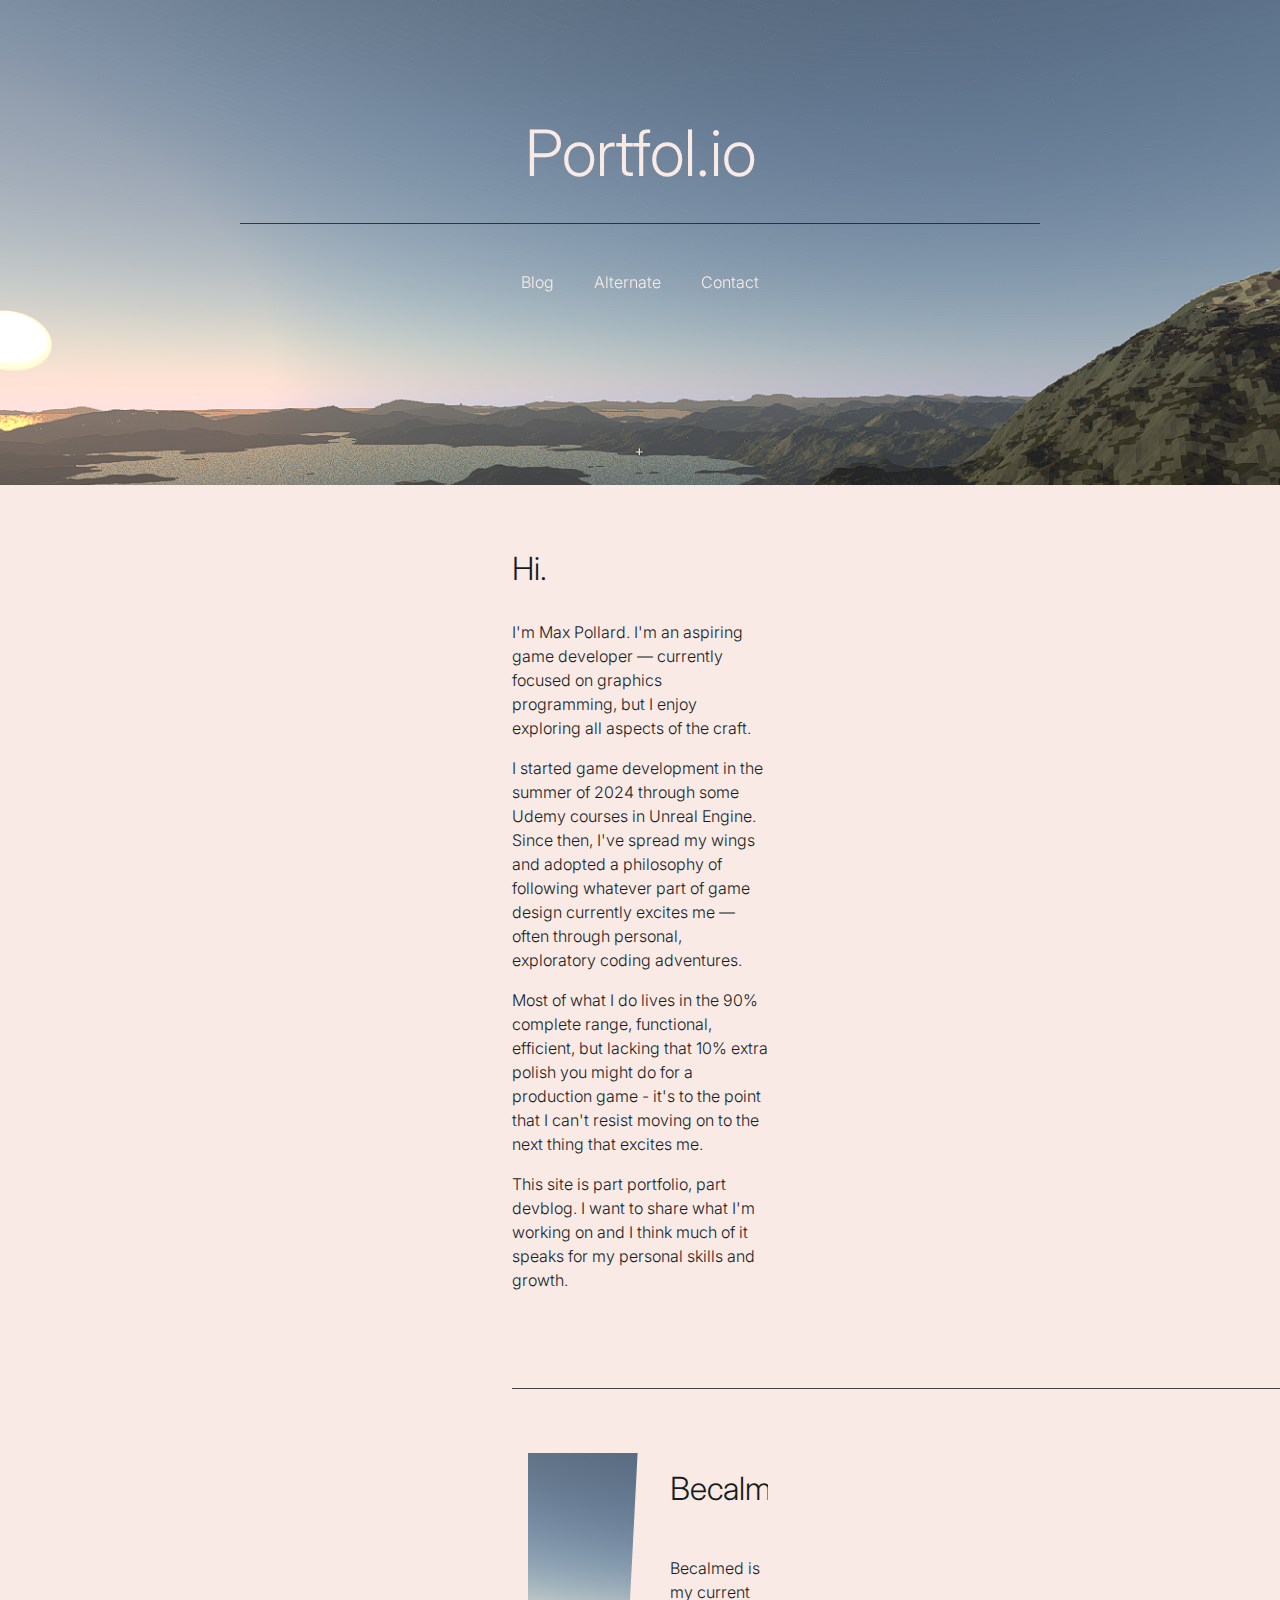
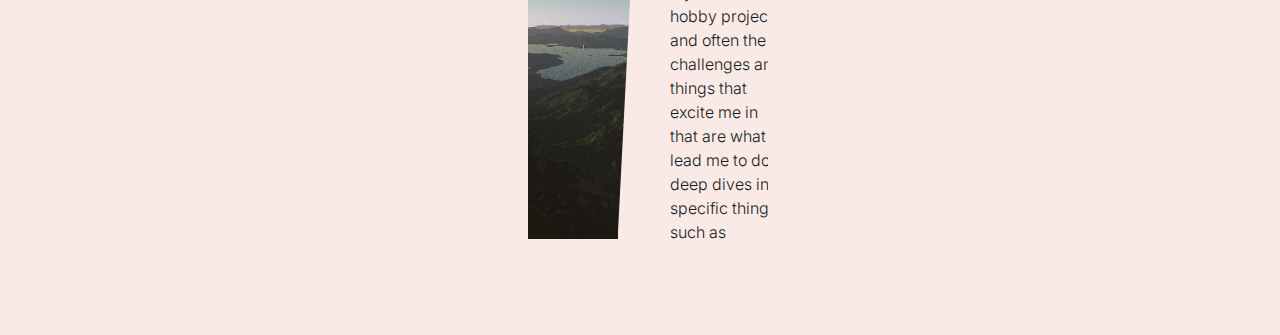
<file: index.html>
<!DOCTYPE html>
<html lang="en">
<head>
  <meta charset="UTF-8" />
  <meta name="viewport" content="width=device-width, initial-scale=1.0" />
  <title>Portfolio</title>
  <link href="https://fonts.googleapis.com/css2?family=Inter:wght@300;400;600;700&display=swap" rel="stylesheet">
  <link rel="stylesheet" href="main.css" />
</head>
<body>
  <div class="background_wrapper">
    <div class="hero" id="hero">
      <div class="title">Portfol.io</h1></div>
      <div class="divider"></div>
      <div class="hero_nav">
        <a href="blog.html">Blog</a>
        <a href="Articles/Shadows/shadows.html">Alternate</a>
        <a href="contact.html">Contact</a>
      </div>
    </div>
    <div class="content">
      <div class="container">
        <div class="intro">
          <h2>Hi.</h2>
          <p>I'm Max Pollard. I'm an aspiring game developer — currently focused on graphics programming, but I enjoy exploring all aspects of the craft.</p>
          <p>I started game development in the summer of 2024 through some Udemy courses in Unreal Engine. Since then, I've spread my wings and adopted a
            philosophy of following whatever part of game design currently excites me — often through personal, exploratory coding adventures.</p>
          <p>Most of what I do lives in the 90% complete range, functional, efficient, but lacking that 10% extra polish you might do for a production game - 
            it's to the point that I can't resist moving on to the next thing that excites me.
          </p>
          <p>This site is part portfolio, part devblog. I want to share what I'm working on and I think much of it speaks for my personal skills and growth.</p>
        </div>
        <div class="projects">
          <div class="divider"></div>
          <div class="card">
            <div class="card-media">
              <img src="background.png" alt="Preview">
            </div>
            <div class="card-box">
              <div class="card-info">
                <h2>Becalmed</h2>
                <p>Becalmed is my current hobby project, and often the challenges and things that excite me in that are what
                  lead me to do deep dives into specific things such as atmosphere rendering, shadow systems, terrain generation
                  and water shaders. So far there are no real goals of turning it into a playable game. It's just something to help
                  drive personal inspiration and a world I can enjoy being in.</p>
              </div>
            </div>
          </div>
        </div>
      </div>
    </div>

    <script>
      const overlay = document.getElementById('bg-overlay');
      const hero = document.getElementById('hero');
      window.addEventListener('scroll', () => {
        overlay.style.transform = `translateY(${-1.0 * window.scrollY}px)`;
      });
      window.addEventListener('scroll', () => {
        hero.style.transform = `translateY(${0.75 * window.scrollY}px)`;
      });
    </script>
  </div>
</body>
</html>
</file>
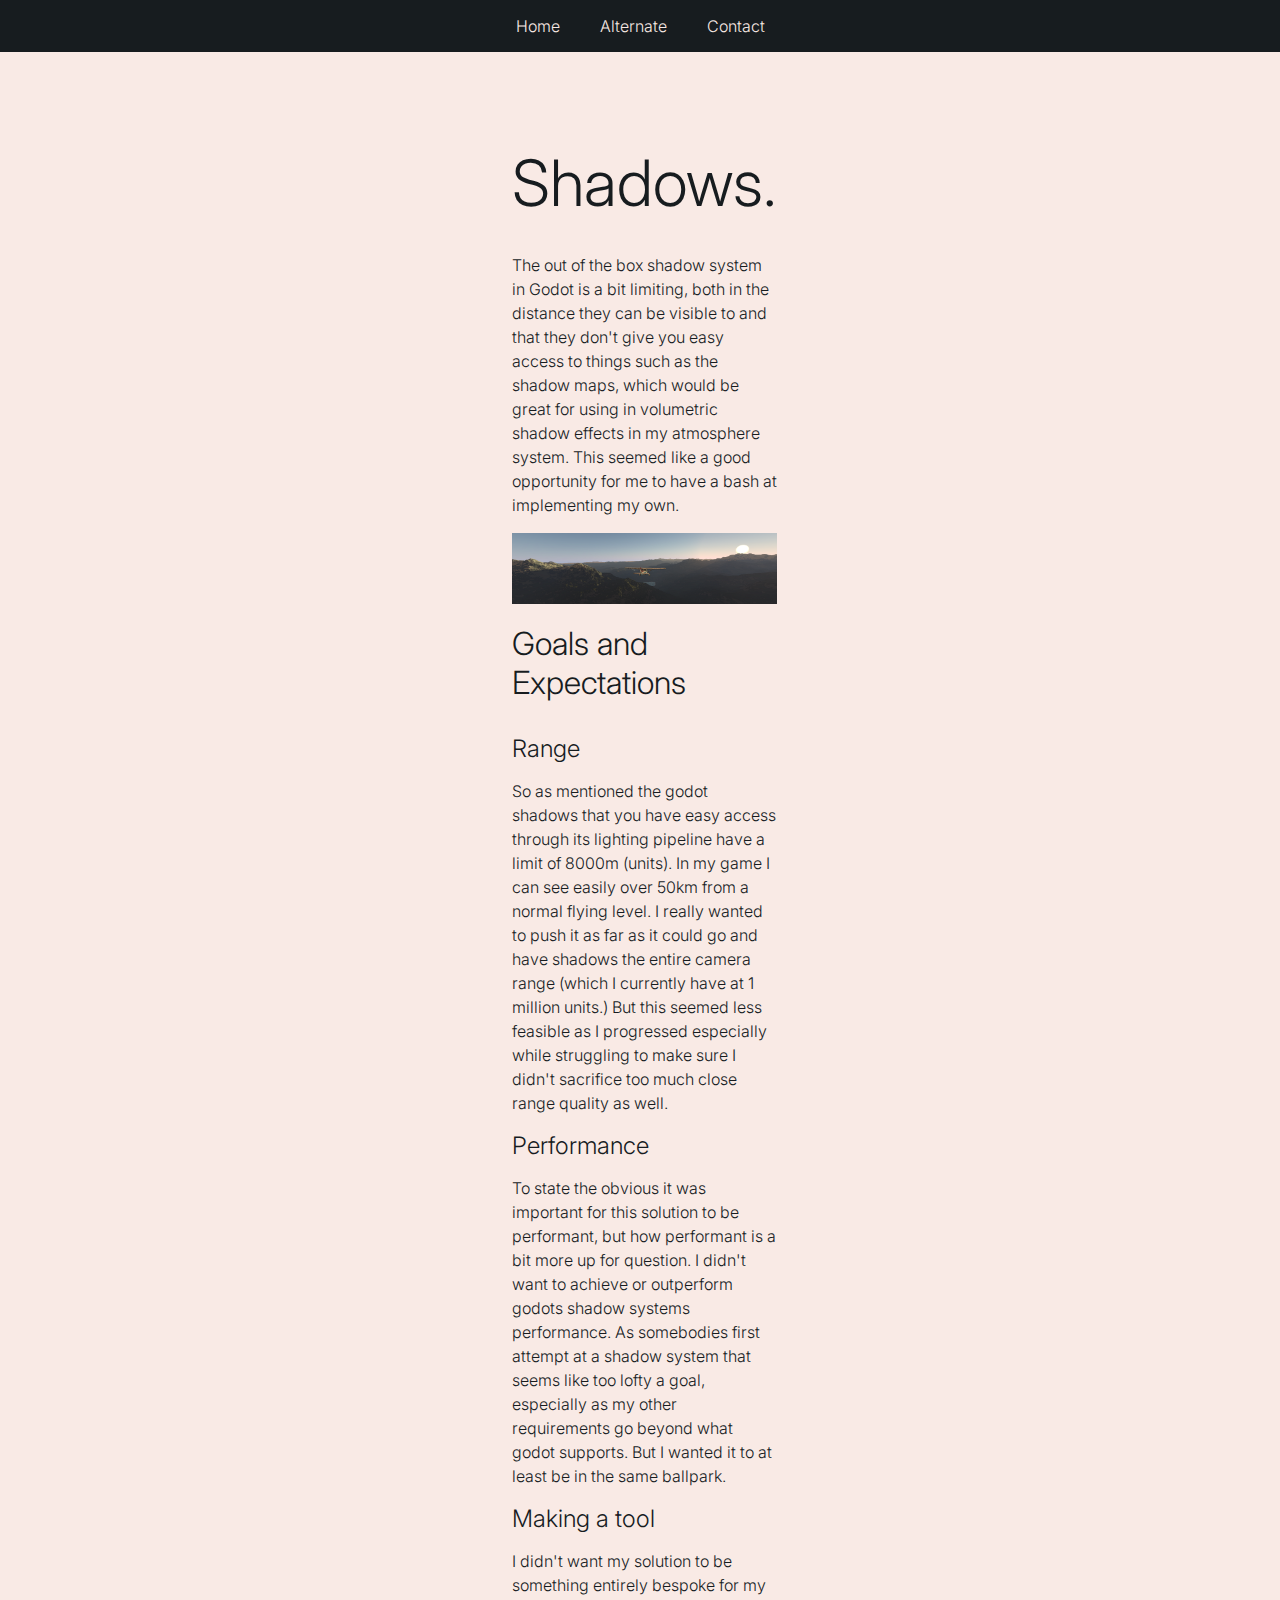
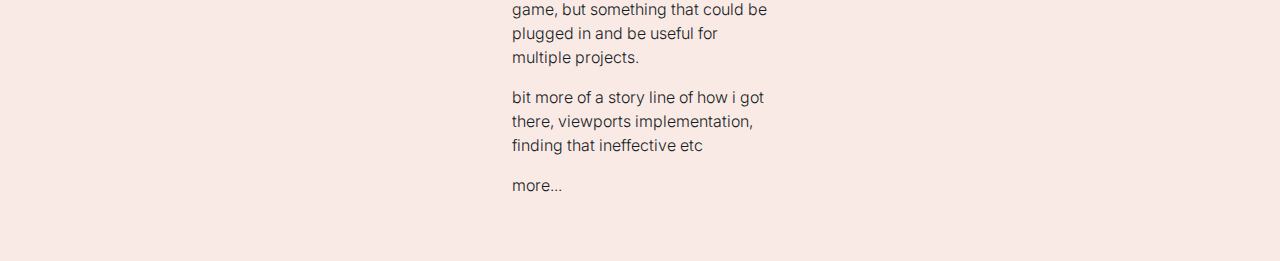
<file: Articles/Shadows/shadows.html>
<!DOCTYPE html>
<html lang="en">
<head>
  <meta charset="UTF-8" />
  <meta name="viewport" content="width=device-width, initial-scale=1.0" />
  <title>Portfolio</title>
  <link href="https://fonts.googleapis.com/css2?family=Inter:wght@300;400;600;700&display=swap" rel="stylesheet">
  <link rel="stylesheet" href="../../main.css" />
</head>
<body>
  <main class="content">
    <header class="nav">
        <a href="../../index.html">Home</a>
        <a href="../../Articles/shadows.html">Alternate</a>
        <a href="../../contact.html">Contact</a>
    </header>
    <div class="container">
      <div class="intro">
        <h1>Shadows.</h1>
        <p>The out of the box shadow system in Godot is a bit limiting, both in the distance they can be visible to and that they don't give you easy access to things such as
           the shadow maps, which would be great for using in volumetric shadow effects in my atmosphere system. This seemed like a good opportunity for me to have a
           bash at implementing my own.
        </p>

        <img src="image-1.png" class="wide_image">       

        <h2>Goals and Expectations</h2>
        <h3>Range</h3>
        <p> So as mentioned the godot shadows that you have easy access through its lighting pipeline have a limit of 8000m (units). In my game I can see easily over
          50km from a normal flying level. I really wanted to push it as far as it could go and have shadows the entire camera range (which I currently have at 1 
          million units.) But this seemed less feasible as I progressed especially while struggling to make sure I didn't sacrifice too much close range quality as well.
        </p>
        <h3>Performance</h3>
        <p> To state the obvious it was important for this solution to be performant, but how performant is a bit more up for question. I didn't want to achieve or outperform
          godots shadow systems performance. As somebodies first attempt at a shadow system that seems like too lofty a goal, especially as my other requirements go beyond what
          godot supports. But I wanted it to at least be in the same ballpark.
        </p>
        <h3>Making a tool</h3>
        <p> I didn't want my solution to be something entirely bespoke for my game, but something that could be plugged in and be useful for multiple projects.

        </p>

        <p> bit more of a story line of how i got there, viewports implementation, finding that ineffective etc </p>

        <p> more...</p>

      </div>
    </div>
  </main>
</body>
</html>
</file>
<file: main.css>
* {
    margin: 0;
    padding: 0;
    box-sizing: border-box;
}

:root {
    --primary-color: #F9EAE5;
    --secondary-color: #171c1f;
    --accent-color: #171c1f;
}

body {
    font-family: 'Inter', sans-serif;
    font-weight: 300;
    color: var(--secondary-color);
    background-color: var(--primary-color);
    height: 100%;
}

h1 {
    margin-top: 1rem;
    font-size: 4rem;
    font-weight: 300;
    margin-bottom: 2rem;
}

h2 {
    margin-top: 1rem;
    font-size: 2rem;
    font-weight: 300;
    margin-bottom: 2rem;
}
h3 {
    margin-top: 1rem;
    font-size: 1.5rem;
    font-weight: 300;
    margin-bottom: 1rem;
}

p {
    margin-top: 1rem;
    font-size: 1rem;
    line-height: 1.50;
    margin-bottom: 1rem;
}

.background_wrapper {
    background: url('background.png') no-repeat center center fixed;
    background-size: cover;
    height: 100%;
    width: 100%;
}


.content {
    margin-top: 5rem;
    position: relative;
    z-index: 2;
    min-height: 100vh;
    display: flex;
    flex-direction: column;
    align-items: center;
    justify-content: start;
    text-align: center;
}

.hero {
    width: 100vw;
    height: 45vh;
    display: flex;
    flex-direction: column;
    align-items: center;
    justify-content: center;
    text-align: center;
    will-change: transform;
    z-index: 0;
}

.title {
    color: var(--primary-color);
    font-size: 4rem;
    font-weight: 300;
    margin-bottom: 0rem;
}

.nav {
    position: fixed;
    top: 0;
    left: 0;
    width: 100%;
    display: flex;
    gap: 0.5rem;
    justify-content: center;
    align-items: center;
    background: var(--secondary-color);
    padding: 1rem 0;
    z-index: 1000;
}
.nav a {
    color: var(--primary-color);
    text-decoration: none;
    padding: 0 1rem;
}

.nav a:hover {
    text-decoration: underline;
}

.hero_nav {
    display: flex;
    gap: 0.5rem;
    justify-content: center;
    margin-top: 1rem;
}

.hero_nav a {
    color: var(--primary-color);
    text-decoration: none;
    padding: 0 1rem;
}

.hero_nav a:hover {
    text-decoration: underline;
}

.container {
    background: var(--primary-color);
    width: 100%;
    margin: 0 auto;
    padding: 0 32rem;
    display: flex;
    flex-direction: column;
    align-items: flex-start;
    justify-content: flex-start;
    text-align: left;
}

.intro {
    padding: 3rem 0rem;
}

.projects {
    width: 100%;
}

.divider {
    width: 800px;
    height: 1px;
    background: var(--secondary-color);
    opacity: 0.8;
    margin: 2rem auto;
}

.card {
    padding: 2rem 1rem;
    display: flex;
    position: relative;
    height: 450px;
    overflow: hidden;
    margin-bottom: 4rem;
}

.card-media {
    flex: 0 0 50%;
    height: 100%;
}

.card-media img,
.card-media video {
    width: 100%;
    height: 100%;
    object-fit: cover;
}

.card-box {
    flex: 1;
    margin-left: -10%;
    clip-path: polygon(10% 0, 100% 0, 100% 100%, 0 100%);
    background: var(--primary-color);
}

.card-info {
    color: var(--secondary-color);
    padding: 0rem 2rem;
    margin-left: 10%;
    display: flex;
    flex-direction: column;
    justify-content: center;
    z-index: 2;
}

.wide_image {
  width: 100%;
  height: auto;
}
</file>
